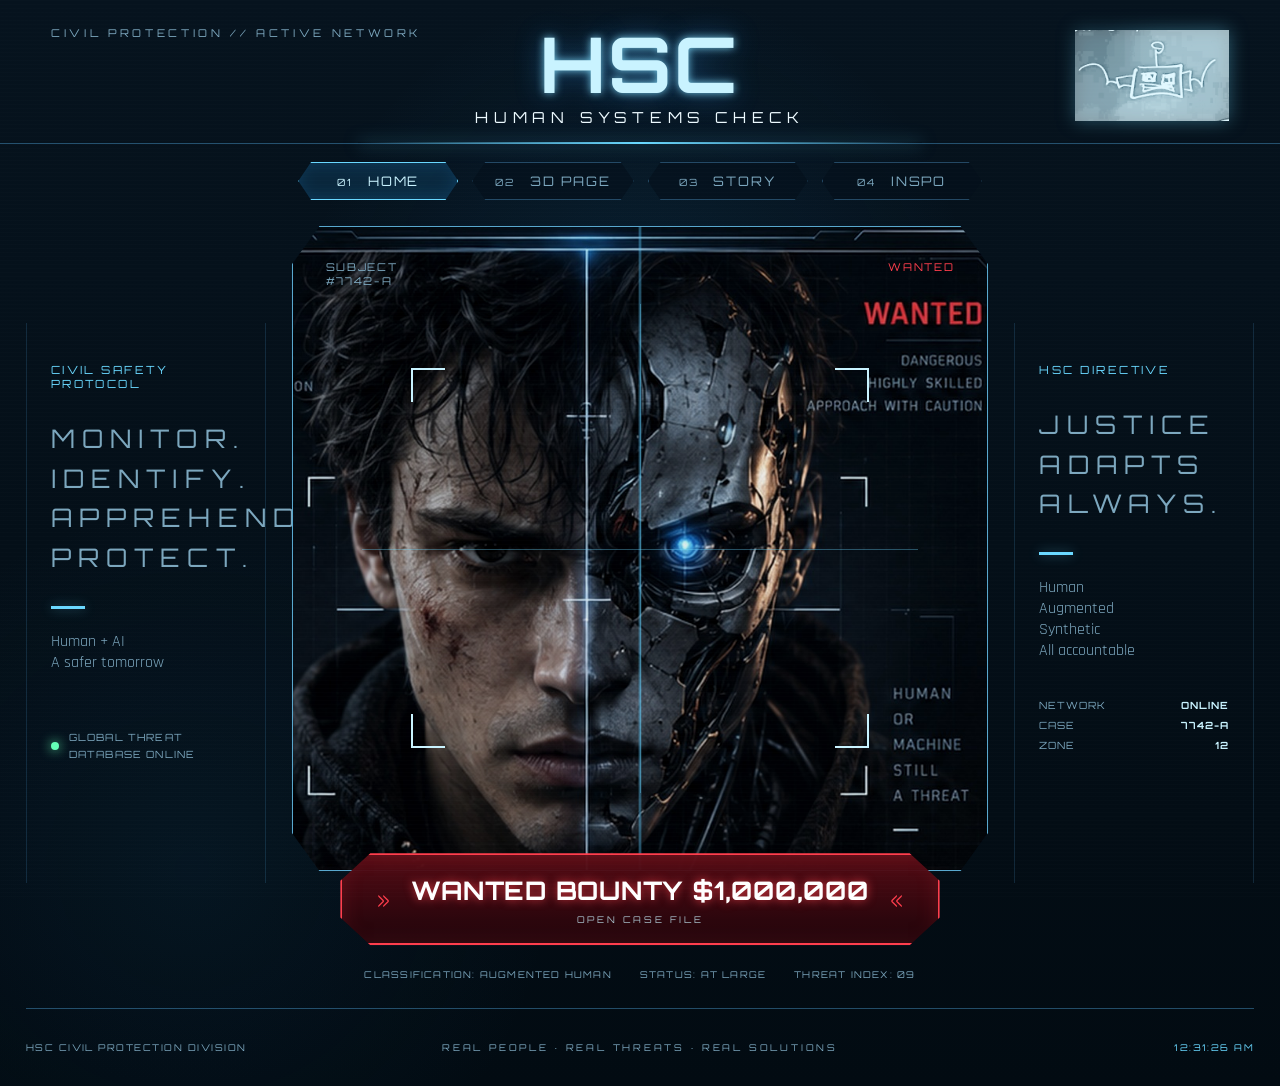
<file: index.html>
<!doctype html>
<html lang="en">
<head>
  <meta charset="utf-8" />
  <meta name="viewport" content="width=device-width, initial-scale=1" />
  <meta name="theme-color" content="#06111b" />
  <title>HSC // Human Systems Check</title>
  <link rel="preconnect" href="https://fonts.googleapis.com">
  <link rel="preconnect" href="https://fonts.gstatic.com" crossorigin>
  <link href="https://fonts.googleapis.com/css2?family=Orbitron:wght@400;500;600;700;800&family=Rajdhani:wght@400;500;600;700&display=swap" rel="stylesheet">
  <link rel="stylesheet" href="styles.css" />
</head>
<body class="page page-home">
  <div class="scanlines" aria-hidden="true"></div>
  <div class="grid-overlay" aria-hidden="true"></div>

  <header class="site-header">
    <div class="header-left micro-copy">CIVIL PROTECTION // ACTIVE NETWORK</div>

    <a class="brand" href="index.html" aria-label="HSC home">
      <span class="brand-title">HSC</span>
      <span class="brand-subtitle">Human Systems Check</span>
    </a>

    <img class="robot-logo" src="assets/robot-logo.png" alt="HSC robot logo" />
  </header>

  <nav class="top-nav" aria-label="Primary navigation">
    <a class="nav-chip active" href="index.html"><span>01</span> Home</a>
    <a class="nav-chip" href="model.html"><span>02</span> 3D Page</a>
    <a class="nav-chip" href="story.html"><span>03</span> Story</a>
    <a class="nav-chip" href="inspo.html"><span>04</span> INSPO</a>
  </nav>

  <main class="home-shell">
    <aside class="side-panel left-panel">
      <p class="panel-kicker">CIVIL SAFETY PROTOCOL</p>
      <h2>Monitor.<br>Identify.<br>Apprehend.<br>Protect.</h2>
      <div class="divider"></div>
      <p>Human + AI<br>A safer tomorrow</p>
      <div class="status-block">
        <span class="status-dot"></span>
        <span>GLOBAL THREAT DATABASE ONLINE</span>
      </div>
    </aside>

    <section class="subject-zone" aria-labelledby="wanted-title">
      <div class="hud-label hud-label-left">SUBJECT<br>#7742-A</div>
      <div class="hud-label hud-label-right danger">WANTED</div>

      <a class="portrait-link" href="model.html" aria-label="Open interactive Babylon.js 3D subject viewer">
        <div class="portrait-frame">
          <img src="assets/subject-portrait.jpg" alt="Fictional half-human, half-AI wanted subject" />
          <span class="corner c1"></span><span class="corner c2"></span>
          <span class="corner c3"></span><span class="corner c4"></span>
          <div class="crosshair crosshair-x"></div>
          <div class="crosshair crosshair-y"></div>
          <div class="portrait-hover">OPEN 3D SUBJECT VIEWER</div>
        </div>
      </a>

      <a id="wanted-title" class="bounty-button" href="story.html">
        <span class="chev">»</span>
        <span>
          <strong>WANTED BOUNTY $1,000,000</strong>
          <small>OPEN CASE FILE</small>
        </span>
        <span class="chev">«</span>
      </a>

      <div class="subject-meta">
        <span>CLASSIFICATION: AUGMENTED HUMAN</span>
        <span>STATUS: AT LARGE</span>
        <span>THREAT INDEX: 09</span>
      </div>
    </section>

    <aside class="side-panel right-panel">
      <p class="panel-kicker">HSC DIRECTIVE</p>
      <h2>Justice<br>Adapts<br>Always.</h2>
      <div class="divider"></div>
      <p>Human<br>Augmented<br>Synthetic<br>All accountable</p>
      <div class="mini-readout">
        <span>NETWORK</span><strong>ONLINE</strong>
        <span>CASE</span><strong>7742-A</strong>
        <span>ZONE</span><strong>12</strong>
      </div>
    </aside>
  </main>

  <footer class="site-footer">
    <span>HSC CIVIL PROTECTION DIVISION</span>
    <span class="footer-motto">REAL PEOPLE · REAL THREATS · REAL SOLUTIONS</span>
    <span id="clock">--:--:--</span>
  </footer>

  <script src="app.js"></script>
</body>
</html>
</file>
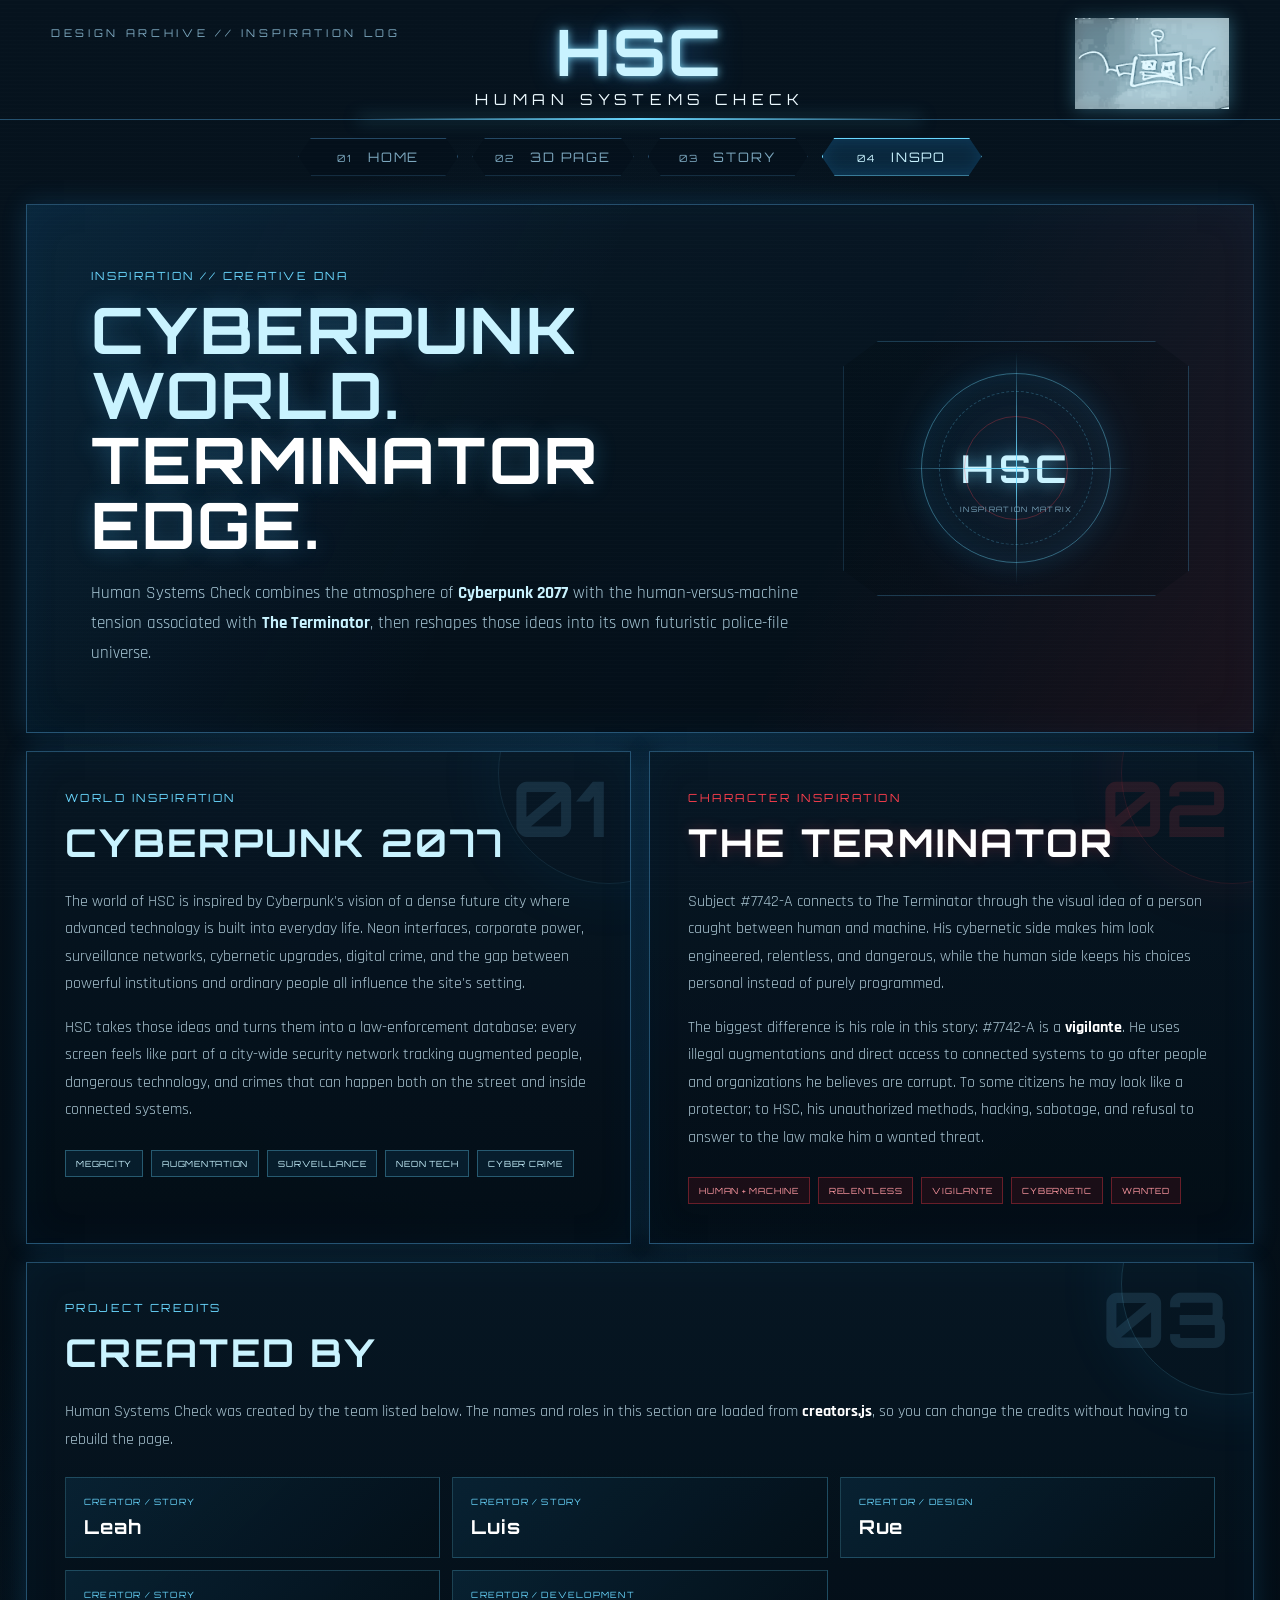
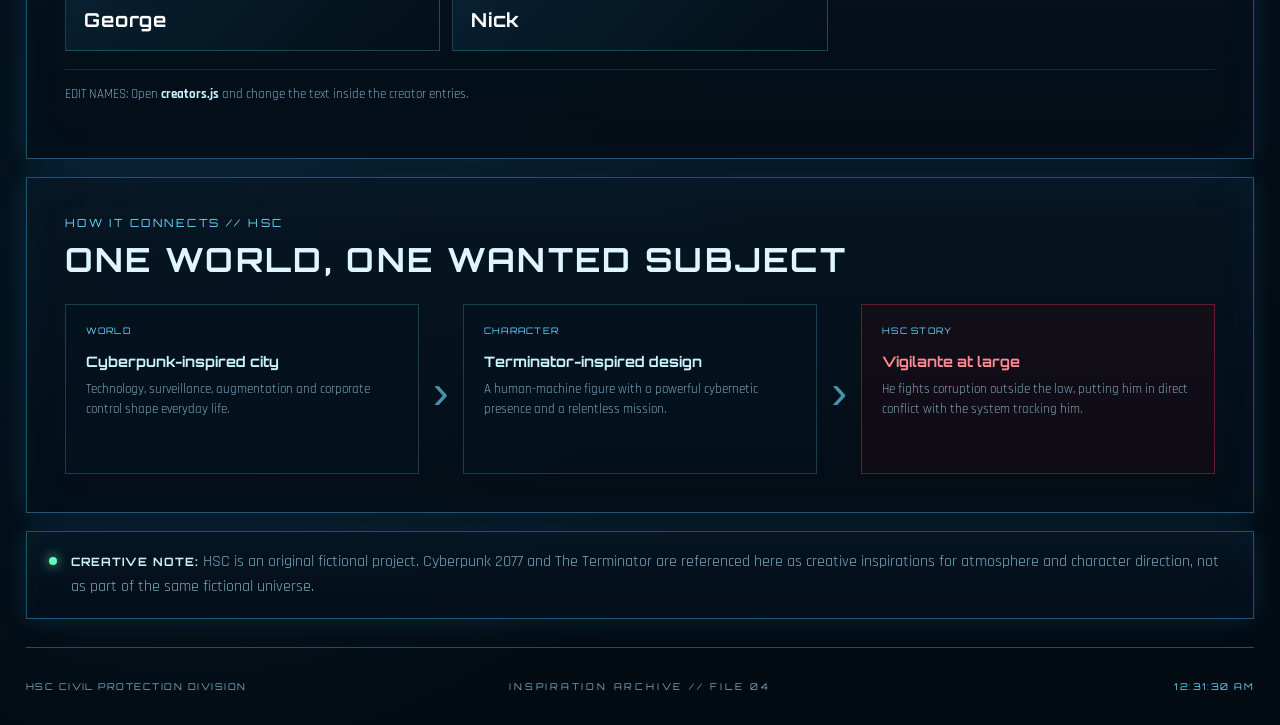
<file: inspo.html>
<!doctype html>
<html lang="en">
<head>
  <meta charset="utf-8" />
  <meta name="viewport" content="width=device-width, initial-scale=1" />
  <meta name="theme-color" content="#06111b" />
  <title>HSC // Inspiration</title>
  <link rel="preconnect" href="https://fonts.googleapis.com">
  <link rel="preconnect" href="https://fonts.gstatic.com" crossorigin>
  <link href="https://fonts.googleapis.com/css2?family=Orbitron:wght@400;500;600;700;800&family=Rajdhani:wght@400;500;600;700&display=swap" rel="stylesheet">
  <link rel="stylesheet" href="styles.css" />
</head>
<body class="page page-inspo">
  <div class="scanlines" aria-hidden="true"></div>
  <div class="grid-overlay" aria-hidden="true"></div>

  <header class="site-header compact">
    <div class="header-left micro-copy">DESIGN ARCHIVE // INSPIRATION LOG</div>
    <a class="brand" href="index.html" aria-label="HSC home">
      <span class="brand-title">HSC</span>
      <span class="brand-subtitle">Human Systems Check</span>
    </a>
    <img class="robot-logo" src="assets/robot-logo.png" alt="HSC robot logo" />
  </header>

  <nav class="top-nav" aria-label="Primary navigation">
    <a class="nav-chip" href="index.html"><span>01</span> Home</a>
    <a class="nav-chip" href="model.html"><span>02</span> 3D Page</a>
    <a class="nav-chip" href="story.html"><span>03</span> Story</a>
    <a class="nav-chip active" href="inspo.html"><span>04</span> INSPO</a>
  </nav>

  <main class="inspo-layout">
    <section class="inspo-hero panel-frame">
      <div class="inspo-hero-copy">
        <p class="section-tag">INSPIRATION // CREATIVE DNA</p>
        <h1>CYBERPUNK WORLD.<br><span>TERMINATOR EDGE.</span></h1>
        <p class="inspo-lead">
          Human Systems Check combines the atmosphere of <strong>Cyberpunk 2077</strong> with the human-versus-machine tension associated with <strong>The Terminator</strong>, then reshapes those ideas into its own futuristic police-file universe.
        </p>
      </div>
      <div class="inspo-scan-card" aria-hidden="true">
        <div class="scan-core">
          <span class="scan-ring ring-one"></span>
          <span class="scan-ring ring-two"></span>
          <span class="scan-cross horizontal"></span>
          <span class="scan-cross vertical"></span>
          <strong>HSC</strong>
          <small>INSPIRATION MATRIX</small>
        </div>
      </div>
    </section>

    <section class="inspo-grid">
      <article class="inspo-card panel-frame cyberpunk-card">
        <div class="inspo-number">01</div>
        <p class="section-tag">WORLD INSPIRATION</p>
        <h2>CYBERPUNK 2077</h2>
        <p>
          The world of HSC is inspired by Cyberpunk's vision of a dense future city where advanced technology is built into everyday life. Neon interfaces, corporate power, surveillance networks, cybernetic upgrades, digital crime, and the gap between powerful institutions and ordinary people all influence the site's setting.
        </p>
        <p>
          HSC takes those ideas and turns them into a law-enforcement database: every screen feels like part of a city-wide security network tracking augmented people, dangerous technology, and crimes that can happen both on the street and inside connected systems.
        </p>
        <div class="inspo-tags" aria-label="Cyberpunk inspiration themes">
          <span>MEGACITY</span><span>AUGMENTATION</span><span>SURVEILLANCE</span><span>NEON TECH</span><span>CYBER CRIME</span>
        </div>
      </article>

      <article class="inspo-card panel-frame terminator-card">
        <div class="inspo-number">02</div>
        <p class="section-tag danger">CHARACTER INSPIRATION</p>
        <h2>THE TERMINATOR</h2>
        <p>
          Subject #7742-A connects to The Terminator through the visual idea of a person caught between human and machine. His cybernetic side makes him look engineered, relentless, and dangerous, while the human side keeps his choices personal instead of purely programmed.
        </p>
        <p>
          The biggest difference is his role in this story: #7742-A is a <strong>vigilante</strong>. He uses illegal augmentations and direct access to connected systems to go after people and organizations he believes are corrupt. To some citizens he may look like a protector; to HSC, his unauthorized methods, hacking, sabotage, and refusal to answer to the law make him a wanted threat.
        </p>
        <div class="inspo-tags red-tags" aria-label="Terminator inspiration themes">
          <span>HUMAN + MACHINE</span><span>RELENTLESS</span><span>VIGILANTE</span><span>CYBERNETIC</span><span>WANTED</span>
        </div>
      </article>

      <article class="inspo-card panel-frame creators-card">
        <div class="inspo-number">03</div>
        <p class="section-tag">PROJECT CREDITS</p>
        <h2>CREATED BY</h2>
        <p>
          Human Systems Check was created by the team listed below. The names and roles in this section are loaded from <strong>creators.js</strong>, so you can change the credits without having to rebuild the page.
        </p>
        <div id="creator-list" class="creator-list" aria-label="Project creators"></div>
        <p class="creator-edit-note">EDIT NAMES: Open <strong>creators.js</strong> and change the text inside the creator entries.</p>
      </article>
    </section>

    <section class="connection-panel panel-frame">
      <div>
        <p class="section-tag">HOW IT CONNECTS // HSC</p>
        <h2>ONE WORLD, ONE WANTED SUBJECT</h2>
      </div>
      <div class="connection-flow">
        <div class="flow-node">
          <span>WORLD</span>
          <strong>Cyberpunk-inspired city</strong>
          <small>Technology, surveillance, augmentation and corporate control shape everyday life.</small>
        </div>
        <div class="flow-arrow">›</div>
        <div class="flow-node">
          <span>CHARACTER</span>
          <strong>Terminator-inspired design</strong>
          <small>A human-machine figure with a powerful cybernetic presence and a relentless mission.</small>
        </div>
        <div class="flow-arrow">›</div>
        <div class="flow-node alert-node">
          <span>HSC STORY</span>
          <strong>Vigilante at large</strong>
          <small>He fights corruption outside the law, putting him in direct conflict with the system tracking him.</small>
        </div>
      </div>
    </section>

    <section class="inspo-disclaimer panel-frame">
      <span class="status-dot"></span>
      <p><strong>CREATIVE NOTE:</strong> HSC is an original fictional project. Cyberpunk 2077 and The Terminator are referenced here as creative inspirations for atmosphere and character direction, not as part of the same fictional universe.</p>
    </section>
  </main>

  <footer class="site-footer">
    <span>HSC CIVIL PROTECTION DIVISION</span>
    <span class="footer-motto">INSPIRATION ARCHIVE // FILE 04</span>
    <span id="clock">--:--:--</span>
  </footer>

  <script src="creators.js"></script>
  <script src="app.js"></script>
</body>
</html>
</file>
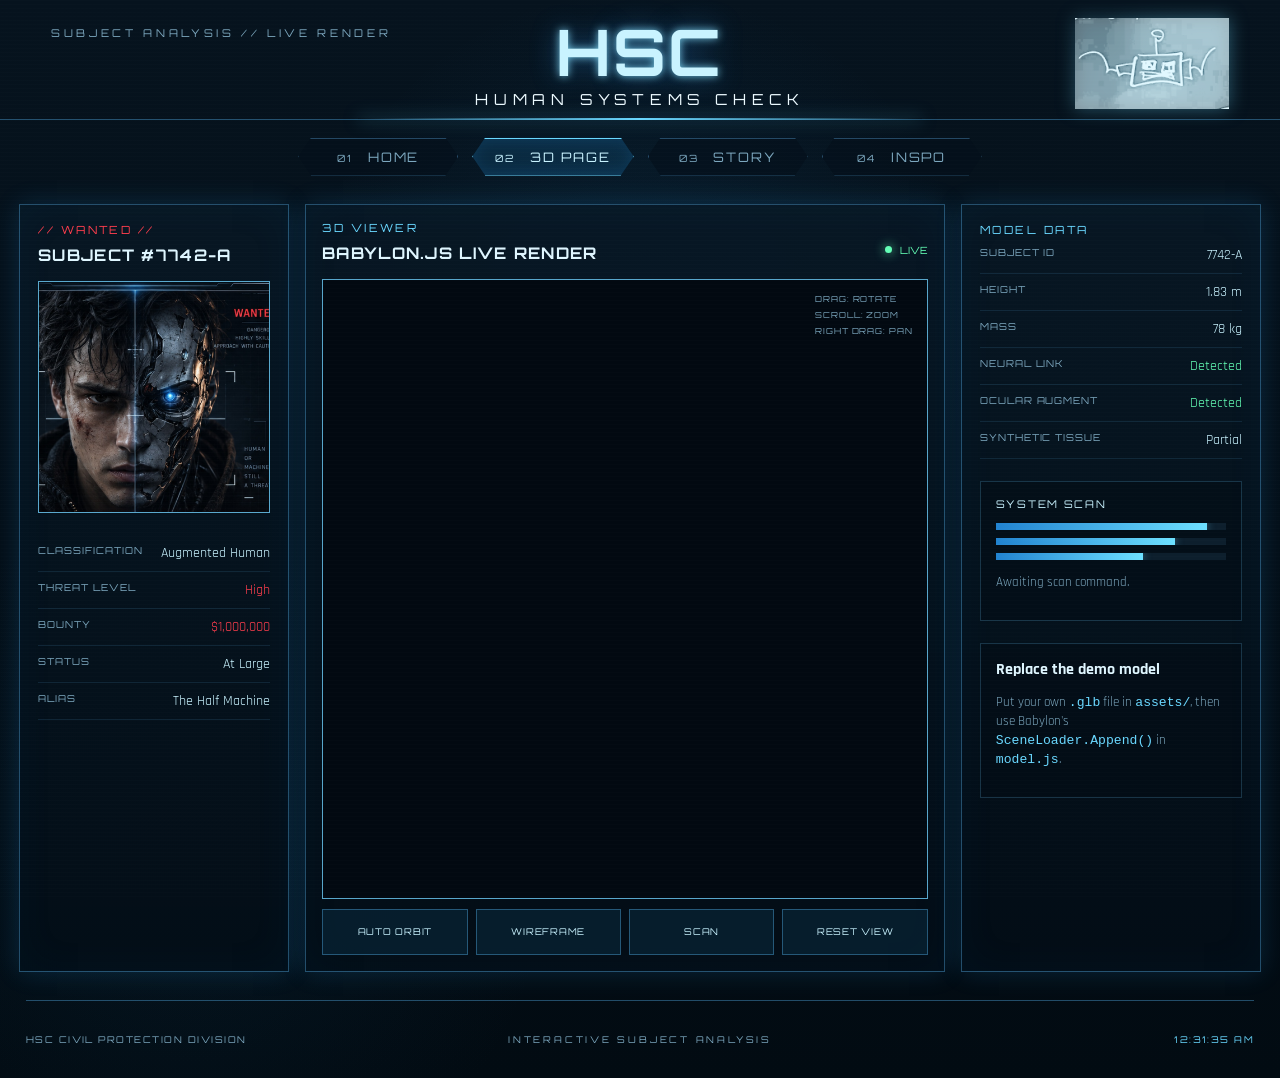
<file: model.html>
<!doctype html>
<html lang="en">
<head>
  <meta charset="utf-8" />
  <meta name="viewport" content="width=device-width, initial-scale=1" />
  <meta name="theme-color" content="#06111b" />
  <title>HSC // 3D Subject Viewer</title>
  <link rel="preconnect" href="https://fonts.googleapis.com">
  <link rel="preconnect" href="https://fonts.gstatic.com" crossorigin>
  <link href="https://fonts.googleapis.com/css2?family=Orbitron:wght@400;500;600;700;800&family=Rajdhani:wght@400;500;600;700&display=swap" rel="stylesheet">
  <link rel="stylesheet" href="styles.css" />
</head>
<body class="page page-model">
  <div class="scanlines" aria-hidden="true"></div>
  <div class="grid-overlay" aria-hidden="true"></div>

  <header class="site-header compact">
    <div class="header-left micro-copy">SUBJECT ANALYSIS // LIVE RENDER</div>
    <a class="brand" href="index.html">
      <span class="brand-title">HSC</span>
      <span class="brand-subtitle">Human Systems Check</span>
    </a>
    <img class="robot-logo" src="assets/robot-logo.png" alt="HSC robot logo" />
  </header>

  <nav class="top-nav" aria-label="Primary navigation">
    <a class="nav-chip" href="index.html"><span>01</span> Home</a>
    <a class="nav-chip active" href="model.html"><span>02</span> 3D Page</a>
    <a class="nav-chip" href="story.html"><span>03</span> Story</a>
    <a class="nav-chip" href="inspo.html"><span>04</span> INSPO</a>
  </nav>

  <main class="model-layout">
    <aside class="data-panel wanted-panel">
      <p class="section-tag danger">// WANTED //</p>
      <h1>SUBJECT #7742-A</h1>
      <img class="small-portrait" src="assets/subject-portrait.jpg" alt="Subject 7742-A" />
      <dl class="spec-list">
        <div><dt>Classification</dt><dd>Augmented Human</dd></div>
        <div><dt>Threat Level</dt><dd class="danger">High</dd></div>
        <div><dt>Bounty</dt><dd class="danger">$1,000,000</dd></div>
        <div><dt>Status</dt><dd>At Large</dd></div>
        <div><dt>Alias</dt><dd>The Half Machine</dd></div>
      </dl>
    </aside>

    <section class="viewer-panel">
      <div class="viewer-heading">
        <div>
          <p class="section-tag">3D VIEWER</p>
          <h1>BABYLON.JS LIVE RENDER</h1>
        </div>
        <div class="live-pill"><span></span> LIVE</div>
      </div>

      <div class="canvas-wrap">
        <canvas id="renderCanvas" aria-label="Interactive Babylon.js 3D model viewer"></canvas>
        <div class="canvas-help">
          <span>DRAG: ROTATE</span>
          <span>SCROLL: ZOOM</span>
          <span>RIGHT DRAG: PAN</span>
        </div>
        <div class="scan-bar" aria-hidden="true"></div>
      </div>

      <div class="viewer-controls">
        <button type="button" data-action="orbit">AUTO ORBIT</button>
        <button type="button" data-action="wireframe">WIREFRAME</button>
        <button type="button" data-action="scan">SCAN</button>
        <button type="button" data-action="reset">RESET VIEW</button>
      </div>
    </section>

    <aside class="data-panel diagnostics-panel">
      <p class="section-tag">MODEL DATA</p>
      <dl class="spec-list">
        <div><dt>Subject ID</dt><dd>7742-A</dd></div>
        <div><dt>Height</dt><dd>1.83 m</dd></div>
        <div><dt>Mass</dt><dd>78 kg</dd></div>
        <div><dt>Neural Link</dt><dd class="success">Detected</dd></div>
        <div><dt>Ocular Augment</dt><dd class="success">Detected</dd></div>
        <div><dt>Synthetic Tissue</dt><dd>Partial</dd></div>
      </dl>

      <div class="diagnostic-box">
        <div class="diag-title">SYSTEM SCAN</div>
        <div class="meter"><span style="width: 92%"></span></div>
        <div class="meter"><span style="width: 78%"></span></div>
        <div class="meter"><span style="width: 64%"></span></div>
        <p id="scanText">Awaiting scan command.</p>
      </div>

      <div class="model-note">
        <strong>Replace the demo model</strong>
        <p>Put your own <code>.glb</code> file in <code>assets/</code>, then use Babylon's <code>SceneLoader.Append()</code> in <code>model.js</code>.</p>
      </div>
    </aside>
  </main>

  <footer class="site-footer">
    <span>HSC CIVIL PROTECTION DIVISION</span>
    <span class="footer-motto">INTERACTIVE SUBJECT ANALYSIS</span>
    <span id="clock">--:--:--</span>
  </footer>

  <script src="https://cdn.babylonjs.com/babylon.js"></script>
  <script src="app.js"></script>
  <script src="model.js"></script>
</body>
</html>
</file>
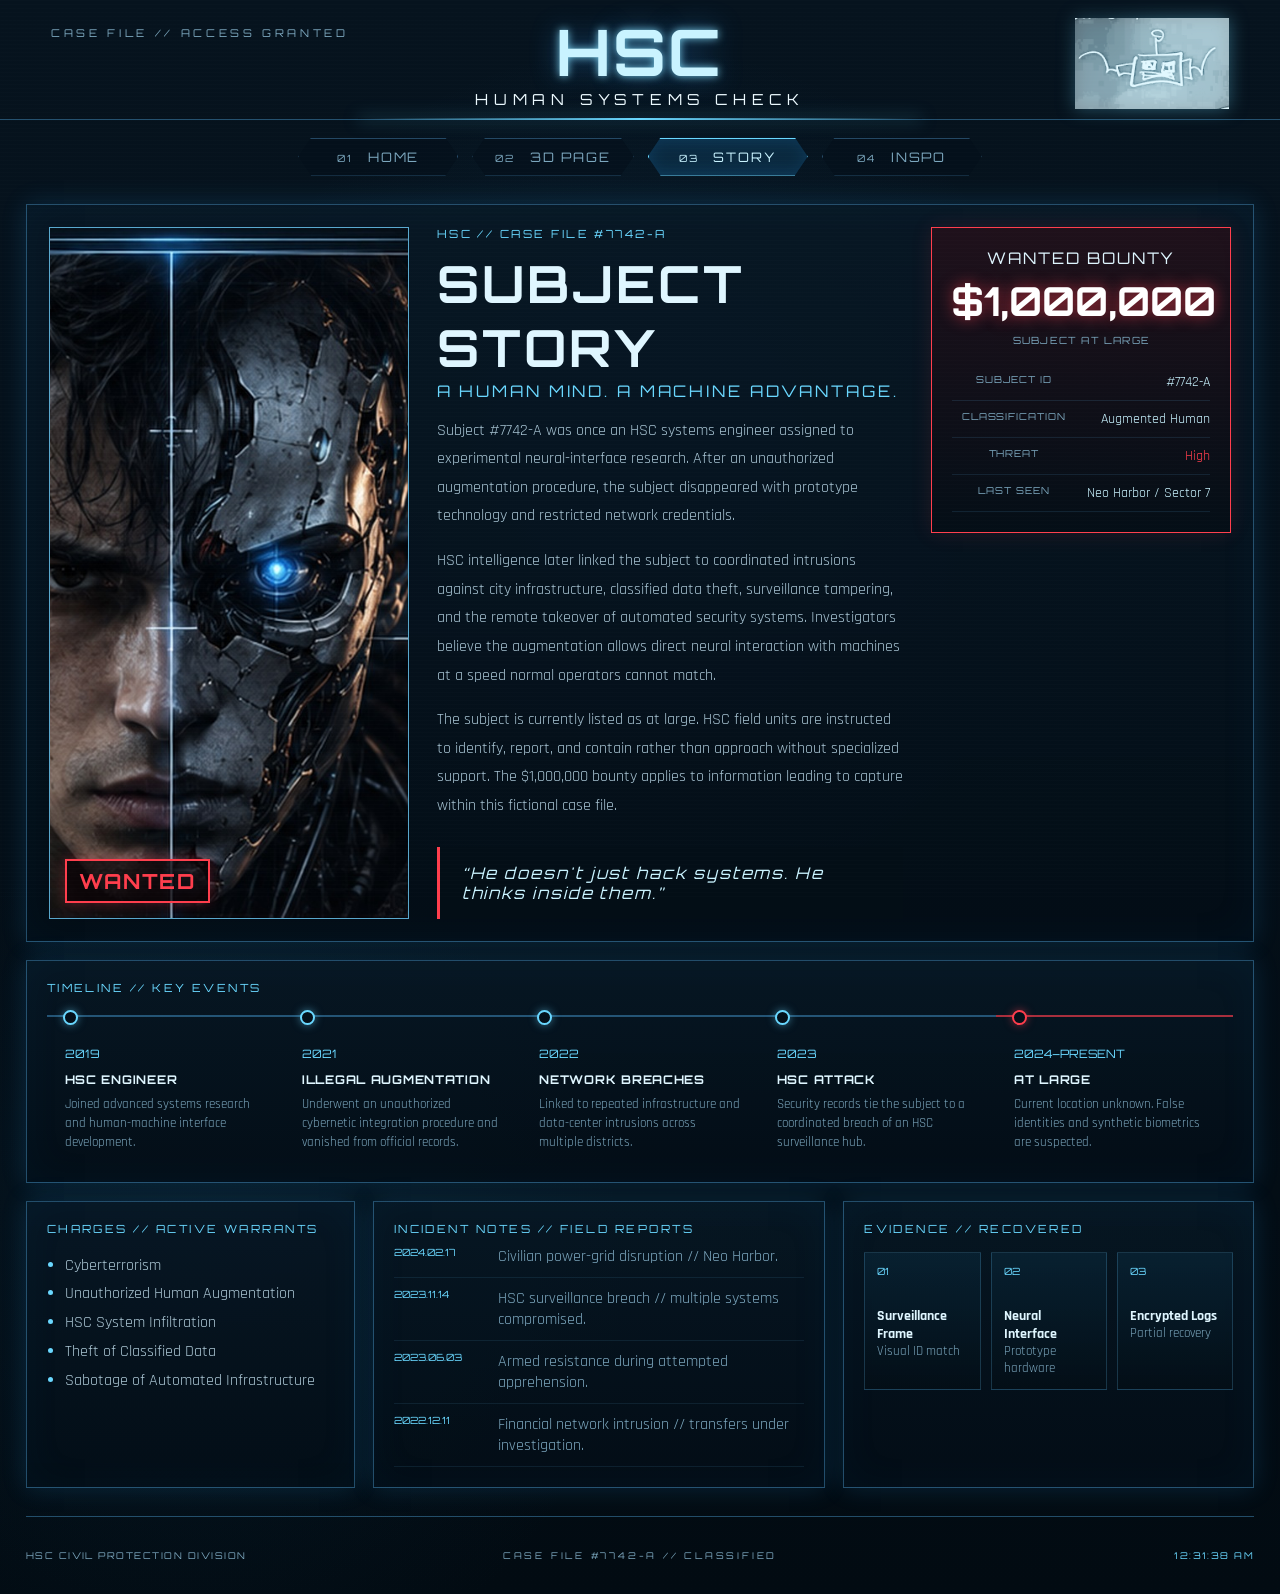
<file: story.html>
<!doctype html>
<html lang="en">
<head>
  <meta charset="utf-8" />
  <meta name="viewport" content="width=device-width, initial-scale=1" />
  <meta name="theme-color" content="#06111b" />
  <title>HSC // Subject Story</title>
  <link rel="preconnect" href="https://fonts.googleapis.com">
  <link rel="preconnect" href="https://fonts.gstatic.com" crossorigin>
  <link href="https://fonts.googleapis.com/css2?family=Orbitron:wght@400;500;600;700;800&family=Rajdhani:wght@400;500;600;700&display=swap" rel="stylesheet">
  <link rel="stylesheet" href="styles.css" />
</head>
<body class="page page-story">
  <div class="scanlines" aria-hidden="true"></div>
  <div class="grid-overlay" aria-hidden="true"></div>

  <header class="site-header compact">
    <div class="header-left micro-copy">CASE FILE // ACCESS GRANTED</div>
    <a class="brand" href="index.html">
      <span class="brand-title">HSC</span>
      <span class="brand-subtitle">Human Systems Check</span>
    </a>
    <img class="robot-logo" src="assets/robot-logo.png" alt="HSC robot logo" />
  </header>

  <nav class="top-nav" aria-label="Primary navigation">
    <a class="nav-chip" href="index.html"><span>01</span> Home</a>
    <a class="nav-chip" href="model.html"><span>02</span> 3D Page</a>
    <a class="nav-chip active" href="story.html"><span>03</span> Story</a>
    <a class="nav-chip" href="inspo.html"><span>04</span> INSPO</a>
  </nav>

  <main class="story-layout">
    <section class="story-hero panel-frame">
      <div class="story-photo-wrap">
        <img src="assets/subject-portrait.jpg" alt="Subject 7742-A" />
        <span class="wanted-stamp">WANTED</span>
      </div>

      <article class="case-copy">
        <p class="section-tag">HSC // CASE FILE #7742-A</p>
        <h1>SUBJECT STORY</h1>
        <p class="lead">A human mind. A machine advantage.</p>
        <p>
          Subject #7742-A was once an HSC systems engineer assigned to experimental neural-interface research. After an unauthorized augmentation procedure, the subject disappeared with prototype technology and restricted network credentials.
        </p>
        <p>
          HSC intelligence later linked the subject to coordinated intrusions against city infrastructure, classified data theft, surveillance tampering, and the remote takeover of automated security systems. Investigators believe the augmentation allows direct neural interaction with machines at a speed normal operators cannot match.
        </p>
        <p>
          The subject is currently listed as at large. HSC field units are instructed to identify, report, and contain rather than approach without specialized support. The $1,000,000 bounty applies to information leading to capture within this fictional case file.
        </p>

        <blockquote>“He doesn't just hack systems. He thinks inside them.”</blockquote>
      </article>

      <aside class="bounty-card">
        <span>WANTED BOUNTY</span>
        <strong>$1,000,000</strong>
        <small>SUBJECT AT LARGE</small>
        <dl class="spec-list">
          <div><dt>Subject ID</dt><dd>#7742-A</dd></div>
          <div><dt>Classification</dt><dd>Augmented Human</dd></div>
          <div><dt>Threat</dt><dd class="danger">High</dd></div>
          <div><dt>Last Seen</dt><dd>Neo Harbor / Sector 7</dd></div>
        </dl>
      </aside>
    </section>

    <section class="timeline panel-frame">
      <div class="section-heading">
        <p class="section-tag">TIMELINE // KEY EVENTS</p>
      </div>
      <div class="timeline-grid">
        <article><span>2019</span><h3>HSC ENGINEER</h3><p>Joined advanced systems research and human-machine interface development.</p></article>
        <article><span>2021</span><h3>ILLEGAL AUGMENTATION</h3><p>Underwent an unauthorized cybernetic integration procedure and vanished from official records.</p></article>
        <article><span>2022</span><h3>NETWORK BREACHES</h3><p>Linked to repeated infrastructure and data-center intrusions across multiple districts.</p></article>
        <article><span>2023</span><h3>HSC ATTACK</h3><p>Security records tie the subject to a coordinated breach of an HSC surveillance hub.</p></article>
        <article><span>2024–PRESENT</span><h3>AT LARGE</h3><p>Current location unknown. False identities and synthetic biometrics are suspected.</p></article>
      </div>
    </section>

    <section class="records-grid">
      <article class="record-card panel-frame">
        <p class="section-tag">CHARGES // ACTIVE WARRANTS</p>
        <ul>
          <li>Cyberterrorism</li>
          <li>Unauthorized Human Augmentation</li>
          <li>HSC System Infiltration</li>
          <li>Theft of Classified Data</li>
          <li>Sabotage of Automated Infrastructure</li>
        </ul>
      </article>

      <article class="record-card panel-frame">
        <p class="section-tag">INCIDENT NOTES // FIELD REPORTS</p>
        <div class="incident"><time>2024.02.17</time><span>Civilian power-grid disruption // Neo Harbor.</span></div>
        <div class="incident"><time>2023.11.14</time><span>HSC surveillance breach // multiple systems compromised.</span></div>
        <div class="incident"><time>2023.06.03</time><span>Armed resistance during attempted apprehension.</span></div>
        <div class="incident"><time>2022.12.11</time><span>Financial network intrusion // transfers under investigation.</span></div>
      </article>

      <article class="record-card panel-frame">
        <p class="section-tag">EVIDENCE // RECOVERED</p>
        <div class="evidence-grid">
          <div><span>01</span><strong>Surveillance Frame</strong><small>Visual ID match</small></div>
          <div><span>02</span><strong>Neural Interface</strong><small>Prototype hardware</small></div>
          <div><span>03</span><strong>Encrypted Logs</strong><small>Partial recovery</small></div>
        </div>
      </article>
    </section>
  </main>

  <footer class="site-footer">
    <span>HSC CIVIL PROTECTION DIVISION</span>
    <span class="footer-motto">CASE FILE #7742-A // CLASSIFIED</span>
    <span id="clock">--:--:--</span>
  </footer>

  <script src="app.js"></script>
</body>
</html>
</file>
<file: styles.css>
:root {
  --bg: #04101a;
  --bg-soft: #071a29;
  --panel: rgba(5, 20, 32, 0.82);
  --panel-strong: rgba(3, 14, 24, 0.95);
  --line: rgba(92, 190, 255, 0.36);
  --line-strong: rgba(113, 211, 255, 0.78);
  --cyan: #6ad8ff;
  --cyan-bright: #c9f3ff;
  --blue: #249dff;
  --red: #ff3e4d;
  --red-soft: rgba(255, 62, 77, 0.18);
  --green: #64ffb6;
  --text: #dff6ff;
  --muted: #7ca7be;
  --shadow: 0 0 24px rgba(47, 171, 255, 0.16);
}

* { box-sizing: border-box; }
html { min-height: 100%; background: var(--bg); }
body {
  margin: 0;
  min-height: 100vh;
  color: var(--text);
  font-family: "Rajdhani", system-ui, sans-serif;
  background:
    radial-gradient(circle at 50% 30%, rgba(28, 126, 194, 0.12), transparent 34%),
    radial-gradient(circle at 15% 80%, rgba(21, 86, 127, 0.12), transparent 26%),
    linear-gradient(180deg, #06131e 0%, #020b12 100%);
  overflow-x: hidden;
}

body::before {
  content: "";
  position: fixed;
  inset: 0;
  pointer-events: none;
  background:
    linear-gradient(90deg, transparent 49.8%, rgba(88, 186, 255, .06) 50%, transparent 50.2%),
    linear-gradient(0deg, transparent 49.8%, rgba(88, 186, 255, .045) 50%, transparent 50.2%);
  background-size: 120px 120px;
  opacity: .5;
  z-index: -4;
}

a { color: inherit; text-decoration: none; }
button { font: inherit; }

.scanlines {
  position: fixed;
  inset: 0;
  pointer-events: none;
  background: repeating-linear-gradient(to bottom, rgba(255,255,255,.018) 0, rgba(255,255,255,.018) 1px, transparent 1px, transparent 4px);
  mix-blend-mode: screen;
  opacity: .34;
  z-index: 30;
}

.grid-overlay {
  position: fixed;
  inset: 0;
  pointer-events: none;
  background-image:
    linear-gradient(rgba(84, 190, 255, .045) 1px, transparent 1px),
    linear-gradient(90deg, rgba(84, 190, 255, .045) 1px, transparent 1px);
  background-size: 48px 48px;
  mask-image: linear-gradient(to bottom, transparent, black 30%, black 80%, transparent);
  z-index: -3;
}

.site-header {
  position: relative;
  display: grid;
  grid-template-columns: 1fr auto 1fr;
  align-items: center;
  min-height: 144px;
  padding: 18px 4vw 10px;
  border-bottom: 1px solid var(--line);
}

.site-header::after {
  content: "";
  position: absolute;
  bottom: -1px;
  left: 28%;
  right: 28%;
  height: 2px;
  background: linear-gradient(90deg, transparent, var(--cyan), transparent);
  box-shadow: 0 0 16px rgba(106,216,255,.55);
}

.site-header.compact { min-height: 118px; }

.header-left {
  justify-self: start;
  align-self: start;
  padding-top: 8px;
}

.micro-copy {
  color: var(--muted);
  font-family: "Orbitron", sans-serif;
  font-size: .67rem;
  letter-spacing: .34em;
}

.brand {
  display: flex;
  flex-direction: column;
  align-items: center;
  line-height: 1;
  text-transform: uppercase;
}

.brand-title {
  font-family: "Orbitron", sans-serif;
  font-size: clamp(3.2rem, 6vw, 5.8rem);
  font-weight: 700;
  letter-spacing: .04em;
  color: var(--cyan-bright);
  text-shadow: 0 0 8px rgba(132, 223, 255, .85), 0 0 28px rgba(54, 160, 255, .42);
}

.compact .brand-title { font-size: clamp(2.4rem, 5vw, 4rem); }

.brand-subtitle {
  margin-top: 8px;
  font-family: "Orbitron", sans-serif;
  font-size: clamp(.62rem, 1.2vw, .95rem);
  letter-spacing: .38em;
  color: #edfaff;
  white-space: nowrap;
}

.robot-logo {
  justify-self: end;
  width: clamp(96px, 12vw, 160px);
  max-height: 96px;
  object-fit: contain;
  filter: drop-shadow(0 0 9px rgba(108,220,255,.55));
}

.top-nav {
  display: flex;
  justify-content: center;
  gap: 14px;
  flex-wrap: wrap;
  padding: 18px 16px 8px;
}

.nav-chip {
  min-width: 160px;
  padding: 10px 22px;
  border: 1px solid rgba(94, 178, 235, .35);
  clip-path: polygon(8% 0, 92% 0, 100% 50%, 92% 100%, 8% 100%, 0 50%);
  background: rgba(4,16,27,.62);
  color: var(--muted);
  text-align: center;
  text-transform: uppercase;
  font-family: "Orbitron", sans-serif;
  font-size: .82rem;
  letter-spacing: .14em;
  transition: .25s ease;
}

.nav-chip span { display: inline-block; margin-right: 9px; font-size: .62rem; }
.nav-chip:hover, .nav-chip.active {
  color: var(--cyan-bright);
  border-color: var(--cyan);
  background: rgba(17, 70, 105, .42);
  box-shadow: inset 0 0 18px rgba(34,163,255,.18), 0 0 18px rgba(34,163,255,.18);
}

.home-shell {
  width: min(1480px, 96vw);
  margin: 18px auto 0;
  display: grid;
  grid-template-columns: minmax(180px, 240px) minmax(480px, 760px) minmax(180px, 240px);
  gap: 26px;
  align-items: center;
}

.side-panel {
  min-height: 560px;
  padding: 40px 24px;
  border-inline: 1px solid rgba(90,180,240,.16);
  color: var(--muted);
}

.side-panel h2 {
  margin: 28px 0;
  font-family: "Orbitron", sans-serif;
  font-size: clamp(1.2rem, 2vw, 1.8rem);
  font-weight: 400;
  letter-spacing: .28em;
  line-height: 1.55;
  text-transform: uppercase;
}

.panel-kicker, .section-tag {
  margin: 0;
  color: var(--cyan);
  font-family: "Orbitron", sans-serif;
  letter-spacing: .22em;
  font-size: .7rem;
  text-transform: uppercase;
}

.divider {
  width: 34px;
  height: 3px;
  margin: 22px 0;
  background: var(--cyan);
  box-shadow: 0 0 12px rgba(106,216,255,.4);
}

.status-block {
  display: flex;
  gap: 10px;
  align-items: center;
  margin-top: 56px;
  font-family: "Orbitron", sans-serif;
  font-size: .62rem;
  letter-spacing: .12em;
  line-height: 1.7;
}

.status-dot {
  width: 8px;
  height: 8px;
  border-radius: 50%;
  background: var(--green);
  box-shadow: 0 0 12px var(--green);
  flex: 0 0 auto;
}

.mini-readout {
  display: grid;
  grid-template-columns: 1fr 1fr;
  gap: 8px 14px;
  margin-top: 38px;
  font-family: "Orbitron", sans-serif;
  font-size: .62rem;
  letter-spacing: .1em;
}
.mini-readout strong { color: var(--cyan-bright); text-align: right; }

.subject-zone { position: relative; text-align: center; }
.hud-label {
  position: absolute;
  top: 34px;
  z-index: 4;
  color: var(--muted);
  font-family: "Orbitron", sans-serif;
  font-size: .67rem;
  letter-spacing: .16em;
  text-align: left;
}
.hud-label-left { left: 34px; }
.hud-label-right { right: 34px; }
.danger { color: var(--red) !important; }
.success { color: var(--green) !important; }

.portrait-link { display: block; }
.portrait-frame {
  position: relative;
  overflow: hidden;
  aspect-ratio: 1.08 / 1;
  border: 1px solid var(--line-strong);
  background: #06131f;
  box-shadow: var(--shadow), inset 0 0 54px rgba(34,163,255,.08);
  clip-path: polygon(4% 0, 96% 0, 100% 6%, 100% 94%, 96% 100%, 4% 100%, 0 94%, 0 6%);
}

.portrait-frame::after {
  content: "";
  position: absolute;
  inset: 0;
  background: linear-gradient(90deg, transparent 49.7%, rgba(94, 204, 255, .5) 50%, transparent 50.3%);
  pointer-events: none;
}

.portrait-frame img {
  width: 100%;
  height: 100%;
  object-fit: cover;
  object-position: center;
  filter: contrast(1.03) saturate(.9) brightness(.92);
  transition: transform .5s ease, filter .5s ease;
}

.portrait-link:hover img { transform: scale(1.025); filter: contrast(1.08) saturate(1.05) brightness(1); }

.corner { position: absolute; width: 34px; height: 34px; z-index: 3; }
.c1 { top: 22%; left: 17%; border-top: 2px solid var(--cyan-bright); border-left: 2px solid var(--cyan-bright); }
.c2 { top: 22%; right: 17%; border-top: 2px solid var(--cyan-bright); border-right: 2px solid var(--cyan-bright); }
.c3 { bottom: 19%; left: 17%; border-bottom: 2px solid var(--cyan-bright); border-left: 2px solid var(--cyan-bright); }
.c4 { bottom: 19%; right: 17%; border-bottom: 2px solid var(--cyan-bright); border-right: 2px solid var(--cyan-bright); }

.crosshair { position: absolute; z-index: 2; opacity: .35; pointer-events: none; }
.crosshair-x { left: 10%; right: 10%; top: 50%; height: 1px; background: var(--cyan); }
.crosshair-y { top: 12%; bottom: 12%; left: 50%; width: 1px; background: var(--cyan); }

.portrait-hover {
  position: absolute;
  left: 50%;
  bottom: 26px;
  transform: translateX(-50%) translateY(14px);
  z-index: 5;
  padding: 9px 14px;
  border: 1px solid var(--cyan);
  background: rgba(2,10,18,.88);
  color: var(--cyan-bright);
  font-family: "Orbitron", sans-serif;
  font-size: .67rem;
  letter-spacing: .14em;
  opacity: 0;
  transition: .25s ease;
}
.portrait-link:hover .portrait-hover { opacity: 1; transform: translateX(-50%) translateY(0); }

.bounty-button {
  position: relative;
  z-index: 5;
  width: 86%;
  margin: -18px auto 0;
  min-height: 92px;
  display: flex;
  align-items: center;
  justify-content: space-between;
  gap: 18px;
  padding: 14px 34px;
  border: 2px solid var(--red);
  background: linear-gradient(180deg, rgba(87,11,20,.96), rgba(31,4,10,.96));
  clip-path: polygon(5% 0, 95% 0, 100% 30%, 100% 70%, 95% 100%, 5% 100%, 0 70%, 0 30%);
  box-shadow: 0 0 18px rgba(255,62,77,.42), inset 0 0 22px rgba(255,62,77,.16);
  transition: .25s ease;
}
.bounty-button:hover { transform: translateY(-3px); box-shadow: 0 0 32px rgba(255,62,77,.65), inset 0 0 28px rgba(255,62,77,.22); }
.bounty-button strong {
  display: block;
  color: #fff;
  font-family: "Orbitron", sans-serif;
  font-size: clamp(1rem, 2vw, 1.65rem);
  letter-spacing: .03em;
  text-shadow: 0 0 10px rgba(255,70,80,.78);
}
.bounty-button small {
  display: block;
  margin-top: 8px;
  color: #a7bdc8;
  font-family: "Orbitron", sans-serif;
  font-size: .58rem;
  letter-spacing: .28em;
}
.chev { color: var(--red); font-size: 2.2rem; }

.subject-meta {
  display: flex;
  flex-wrap: wrap;
  justify-content: center;
  gap: 18px 28px;
  margin-top: 24px;
  color: var(--muted);
  font-family: "Orbitron", sans-serif;
  font-size: .58rem;
  letter-spacing: .13em;
}

.site-footer {
  width: min(1500px, 96vw);
  margin: 28px auto 0;
  min-height: 78px;
  display: grid;
  grid-template-columns: 1fr auto 1fr;
  align-items: center;
  gap: 18px;
  border-top: 1px solid var(--line);
  color: var(--muted);
  font-family: "Orbitron", sans-serif;
  font-size: .58rem;
  letter-spacing: .16em;
  text-transform: uppercase;
}
.site-footer > :last-child { justify-self: end; color: var(--cyan); }
.footer-motto { justify-self: center; letter-spacing: .3em; }

/* Shared panel styling */
.panel-frame, .data-panel, .viewer-panel {
  border: 1px solid var(--line);
  background: linear-gradient(180deg, rgba(7,23,36,.88), rgba(3,13,22,.9));
  box-shadow: inset 0 0 40px rgba(26,111,167,.05), var(--shadow);
}

/* 3D viewer */
.model-layout {
  width: min(1500px, 97vw);
  margin: 20px auto 0;
  display: grid;
  grid-template-columns: minmax(220px, 270px) minmax(520px, 1fr) minmax(230px, 300px);
  gap: 16px;
  align-items: stretch;
}

.data-panel { padding: 18px; }
.data-panel h1, .viewer-heading h1 {
  margin: 8px 0 16px;
  font-family: "Orbitron", sans-serif;
  font-size: 1rem;
  letter-spacing: .08em;
}

.small-portrait {
  width: 100%;
  aspect-ratio: 1 / 1;
  object-fit: cover;
  border: 1px solid var(--line-strong);
  margin-bottom: 16px;
}

.spec-list { margin: 0; }
.spec-list > div {
  display: grid;
  grid-template-columns: 1fr 1fr;
  gap: 12px;
  padding: 9px 0;
  border-bottom: 1px solid rgba(100,190,240,.12);
}
.spec-list dt {
  color: var(--muted);
  font-family: "Orbitron", sans-serif;
  font-size: .6rem;
  text-transform: uppercase;
  letter-spacing: .1em;
}
.spec-list dd {
  margin: 0;
  color: var(--cyan-bright);
  font-size: .9rem;
  text-align: right;
}

.viewer-panel { padding: 16px; min-width: 0; }
.viewer-heading { display: flex; justify-content: space-between; gap: 20px; align-items: center; }
.live-pill {
  display: flex;
  gap: 8px;
  align-items: center;
  color: var(--green);
  font-family: "Orbitron", sans-serif;
  font-size: .62rem;
}
.live-pill span { width: 7px; height: 7px; border-radius: 50%; background: var(--green); box-shadow: 0 0 11px var(--green); }

.canvas-wrap {
  position: relative;
  height: 620px;
  overflow: hidden;
  border: 1px solid var(--line-strong);
  background: #020911;
}
#renderCanvas { width: 100%; height: 100%; display: block; outline: none; touch-action: none; }
.canvas-help {
  position: absolute;
  right: 14px;
  top: 14px;
  display: grid;
  gap: 6px;
  color: var(--muted);
  font-family: "Orbitron", sans-serif;
  font-size: .52rem;
  letter-spacing: .11em;
  pointer-events: none;
}
.scan-bar {
  position: absolute;
  left: 0; right: 0; top: -4px;
  height: 3px;
  background: linear-gradient(90deg, transparent, var(--cyan), transparent);
  box-shadow: 0 0 20px var(--cyan);
  opacity: 0;
  pointer-events: none;
}
.scan-bar.scanning { opacity: .85; animation: scanner 1.6s linear 2; }
@keyframes scanner { from { top: 0; } to { top: calc(100% - 3px); } }

.viewer-controls { display: grid; grid-template-columns: repeat(4, 1fr); gap: 8px; margin-top: 10px; }
.viewer-controls button {
  min-height: 46px;
  border: 1px solid var(--line);
  background: rgba(8,35,53,.72);
  color: var(--cyan-bright);
  font-family: "Orbitron", sans-serif;
  font-size: .58rem;
  letter-spacing: .08em;
  cursor: pointer;
  transition: .2s ease;
}
.viewer-controls button:hover, .viewer-controls button.active {
  border-color: var(--cyan);
  background: rgba(18,76,113,.8);
  box-shadow: 0 0 14px rgba(61,183,255,.24);
}

.diagnostic-box, .model-note {
  margin-top: 22px;
  padding: 15px;
  border: 1px solid rgba(100,190,240,.22);
  background: rgba(2,12,20,.55);
}
.diag-title {
  margin-bottom: 12px;
  color: var(--cyan-bright);
  font-family: "Orbitron", sans-serif;
  font-size: .66rem;
  letter-spacing: .16em;
}
.meter { height: 7px; margin: 8px 0; background: rgba(98,180,225,.1); overflow: hidden; }
.meter span { display: block; height: 100%; background: linear-gradient(90deg, #2183d0, #6de0ff); box-shadow: 0 0 8px rgba(106,216,255,.5); }
.diagnostic-box p, .model-note p { color: var(--muted); font-size: .82rem; line-height: 1.45; }
.model-note code { color: var(--cyan); }

/* Story */
.story-layout { width: min(1480px, 96vw); margin: 20px auto 0; }
.story-hero {
  display: grid;
  grid-template-columns: minmax(260px, 360px) 1fr minmax(240px, 300px);
  gap: 28px;
  padding: 22px;
}
.story-photo-wrap { position: relative; min-height: 460px; }
.story-photo-wrap img { width: 100%; height: 100%; object-fit: cover; border: 1px solid var(--line-strong); }
.wanted-stamp {
  position: absolute;
  left: 16px;
  bottom: 16px;
  padding: 7px 12px;
  border: 2px solid var(--red);
  color: var(--red);
  font-family: "Orbitron", sans-serif;
  font-weight: 700;
  font-size: 1.3rem;
  letter-spacing: .08em;
  background: rgba(12,3,6,.74);
  box-shadow: 0 0 14px rgba(255,62,77,.3);
}
.case-copy h1 {
  margin: 10px 0 0;
  font-family: "Orbitron", sans-serif;
  font-size: clamp(2rem, 4vw, 3.4rem);
  letter-spacing: .06em;
}
.case-copy .lead { margin-top: 2px; color: var(--cyan); font-family: "Orbitron", sans-serif; letter-spacing: .18em; text-transform: uppercase; }
.case-copy > p:not(.section-tag):not(.lead) { color: #a8c4d3; line-height: 1.75; font-size: 1.02rem; }
.case-copy blockquote {
  margin: 26px 0 0;
  padding: 16px 22px;
  border-left: 3px solid var(--red);
  background: rgba(3,14,23,.72);
  color: var(--cyan-bright);
  font-family: "Orbitron", sans-serif;
  font-style: italic;
  letter-spacing: .12em;
}

.bounty-card {
  align-self: start;
  padding: 20px;
  border: 1px solid var(--red);
  background: linear-gradient(180deg, rgba(62,10,17,.44), rgba(4,14,22,.9));
  text-align: center;
  box-shadow: 0 0 20px rgba(255,62,77,.12);
}
.bounty-card > span, .bounty-card > small { display: block; font-family: "Orbitron", sans-serif; letter-spacing: .12em; }
.bounty-card > strong { display: block; margin: 8px 0; color: white; font-family: "Orbitron", sans-serif; font-size: 2.5rem; text-shadow: 0 0 15px rgba(255,62,77,.6); }
.bounty-card > small { color: var(--muted); font-size: .62rem; margin-bottom: 18px; }

.timeline { margin-top: 18px; padding: 20px; }
.timeline-grid { display: grid; grid-template-columns: repeat(5, 1fr); gap: 0; margin-top: 20px; }
.timeline-grid article {
  position: relative;
  padding: 26px 18px 10px;
  border-top: 2px solid rgba(80,175,235,.42);
}
.timeline-grid article::before {
  content: "";
  position: absolute;
  top: -7px;
  left: 16px;
  width: 11px;
  height: 11px;
  border-radius: 50%;
  background: var(--bg);
  border: 2px solid var(--cyan);
  box-shadow: 0 0 8px rgba(106,216,255,.5);
}
.timeline-grid article:last-child { border-top-color: rgba(255,62,77,.65); }
.timeline-grid article:last-child::before { border-color: var(--red); box-shadow: 0 0 8px rgba(255,62,77,.5); }
.timeline-grid span { color: var(--cyan); font-family: "Orbitron", sans-serif; font-size: .72rem; }
.timeline-grid h3 { margin: 8px 0; font-family: "Orbitron", sans-serif; font-size: .75rem; letter-spacing: .06em; }
.timeline-grid p { margin: 0; color: var(--muted); font-size: .82rem; line-height: 1.45; }

.records-grid { display: grid; grid-template-columns: .8fr 1.1fr 1fr; gap: 18px; margin-top: 18px; }
.record-card { padding: 20px; }
.record-card ul { margin: 16px 0 0; padding-left: 18px; color: #acc7d5; line-height: 1.8; }
.record-card li::marker { color: var(--cyan); }
.incident { display: grid; grid-template-columns: 90px 1fr; gap: 14px; padding: 10px 0; border-bottom: 1px solid rgba(100,190,240,.1); }
.incident time { color: var(--cyan); font-family: "Orbitron", sans-serif; font-size: .62rem; }
.incident span { color: var(--muted); }
.evidence-grid { display: grid; grid-template-columns: repeat(3, 1fr); gap: 10px; margin-top: 16px; }
.evidence-grid div { min-height: 120px; padding: 12px; border: 1px solid rgba(100,190,240,.22); background: linear-gradient(180deg, rgba(9,37,55,.7), rgba(3,14,22,.8)); }
.evidence-grid span, .evidence-grid strong, .evidence-grid small { display: block; }
.evidence-grid span { color: var(--cyan); font-family: "Orbitron", sans-serif; font-size: .62rem; }
.evidence-grid strong { margin-top: 30px; font-size: .9rem; }
.evidence-grid small { color: var(--muted); }

@media (max-width: 1120px) {
  .home-shell { grid-template-columns: 1fr minmax(480px, 700px); }
  .right-panel { display: none; }
  .model-layout { grid-template-columns: 220px 1fr; }
  .diagnostics-panel { grid-column: 1 / -1; }
  .story-hero { grid-template-columns: 280px 1fr; }
  .bounty-card { grid-column: 1 / -1; }
  .records-grid { grid-template-columns: 1fr 1fr; }
  .records-grid > :last-child { grid-column: 1 / -1; }
}

@media (max-width: 780px) {
  .site-header { min-height: 110px; grid-template-columns: 1fr auto; padding-inline: 20px; }
  .header-left { display: none; }
  .brand { justify-self: start; }
  .brand-title { font-size: 2.8rem; }
  .brand-subtitle { font-size: .56rem; letter-spacing: .22em; }
  .robot-logo { width: 92px; }
  .top-nav { gap: 7px; }
  .nav-chip { min-width: 0; flex: 1 1 105px; padding: 9px 12px; font-size: .68rem; }
  .home-shell { display: block; width: min(94vw, 700px); }
  .side-panel { display: none; }
  .hud-label { top: 18px; }
  .portrait-frame { aspect-ratio: .95 / 1; }
  .bounty-button { width: 94%; padding-inline: 18px; }
  .subject-meta { font-size: .51rem; }
  .site-footer { grid-template-columns: 1fr auto; padding: 18px 0; }
  .footer-motto { display: none; }

  .model-layout { display: block; width: 94vw; }
  .data-panel, .viewer-panel { margin-bottom: 14px; }
  .wanted-panel { display: grid; grid-template-columns: 120px 1fr; gap: 12px; }
  .wanted-panel .section-tag, .wanted-panel h1 { grid-column: 1 / -1; }
  .small-portrait { margin: 0; }
  .canvas-wrap { height: 520px; }
  .viewer-controls { grid-template-columns: 1fr 1fr; }

  .story-hero { display: block; }
  .story-photo-wrap { min-height: 420px; margin-bottom: 20px; }
  .bounty-card { margin-top: 20px; }
  .timeline-grid { grid-template-columns: 1fr; }
  .timeline-grid article { border-top: 0; border-left: 2px solid rgba(80,175,235,.42); padding: 12px 12px 20px 24px; }
  .timeline-grid article::before { left: -7px; top: 16px; }
  .records-grid { grid-template-columns: 1fr; }
  .records-grid > :last-child { grid-column: auto; }
}

@media (max-width: 500px) {
  .brand-subtitle { max-width: 230px; white-space: normal; line-height: 1.4; }
  .portrait-hover { display: none; }
  .bounty-button strong { font-size: .92rem; }
  .chev { font-size: 1.5rem; }
  .canvas-wrap { height: 430px; }
  .story-photo-wrap { min-height: 360px; }
  .evidence-grid { grid-template-columns: 1fr; }
}

/* Inspiration page */
.inspo-layout {
  width: min(1480px, 96vw);
  margin: 20px auto 0;
}

.inspo-hero {
  min-height: 360px;
  display: grid;
  grid-template-columns: 1.35fr .65fr;
  gap: 34px;
  align-items: center;
  padding: clamp(28px, 5vw, 66px);
  overflow: hidden;
  position: relative;
}

.inspo-hero::before {
  content: "";
  position: absolute;
  inset: 0;
  pointer-events: none;
  background:
    linear-gradient(115deg, rgba(31, 147, 219, .12), transparent 42%),
    linear-gradient(295deg, rgba(255, 62, 77, .09), transparent 35%);
}

.inspo-hero-copy { position: relative; z-index: 1; }
.inspo-hero h1 {
  margin: 14px 0 20px;
  font-family: "Orbitron", sans-serif;
  font-size: clamp(2.1rem, 5vw, 5rem);
  line-height: 1.02;
  letter-spacing: .035em;
  color: var(--cyan-bright);
  text-shadow: 0 0 22px rgba(77, 190, 255, .28);
}
.inspo-hero h1 span { color: #fff; }
.inspo-lead {
  max-width: 880px;
  margin: 0;
  color: #a9c9d8;
  font-size: clamp(1rem, 1.35vw, 1.18rem);
  line-height: 1.75;
}
.inspo-lead strong { color: var(--cyan-bright); }

.inspo-scan-card {
  position: relative;
  z-index: 1;
  min-height: 255px;
  display: grid;
  place-items: center;
  border: 1px solid rgba(95, 194, 250, .24);
  background: radial-gradient(circle, rgba(26, 118, 174, .16), rgba(2, 11, 18, .3) 65%);
  clip-path: polygon(10% 0, 90% 0, 100% 10%, 100% 90%, 90% 100%, 10% 100%, 0 90%, 0 10%);
}
.scan-core {
  position: relative;
  width: 190px;
  aspect-ratio: 1;
  display: grid;
  place-items: center;
  border: 1px solid rgba(106, 216, 255, .42);
  border-radius: 50%;
  box-shadow: inset 0 0 34px rgba(44, 170, 241, .12), 0 0 26px rgba(42, 163, 235, .13);
}
.scan-core strong {
  font-family: "Orbitron", sans-serif;
  font-size: 2.4rem;
  letter-spacing: .12em;
  color: var(--cyan-bright);
  text-shadow: 0 0 15px rgba(106, 216, 255, .6);
}
.scan-core small {
  position: absolute;
  bottom: 48px;
  font-family: "Orbitron", sans-serif;
  font-size: .46rem;
  letter-spacing: .18em;
  color: var(--muted);
}
.scan-ring, .scan-cross { position: absolute; pointer-events: none; }
.scan-ring { border-radius: 50%; border: 1px solid rgba(106, 216, 255, .25); }
.ring-one { inset: 17px; border-style: dashed; animation: inspoSpin 13s linear infinite; }
.ring-two { inset: 42px; border-color: rgba(255, 62, 77, .28); animation: inspoSpinReverse 9s linear infinite; }
.scan-cross.horizontal { left: -22px; right: -22px; height: 1px; background: linear-gradient(90deg, transparent, var(--cyan), transparent); }
.scan-cross.vertical { top: -22px; bottom: -22px; width: 1px; background: linear-gradient(180deg, transparent, var(--cyan), transparent); }
@keyframes inspoSpin { to { transform: rotate(360deg); } }
@keyframes inspoSpinReverse { to { transform: rotate(-360deg); } }

.inspo-grid {
  display: grid;
  grid-template-columns: 1fr 1fr;
  gap: 18px;
  margin-top: 18px;
}
.inspo-card {
  position: relative;
  overflow: hidden;
  min-height: 440px;
  padding: clamp(24px, 3vw, 42px);
}
.inspo-card::after {
  content: "";
  position: absolute;
  width: 220px;
  height: 220px;
  right: -90px;
  top: -90px;
  border-radius: 50%;
  border: 1px solid rgba(106, 216, 255, .1);
  box-shadow: 0 0 70px rgba(28, 142, 210, .08);
}
.terminator-card::after { border-color: rgba(255, 62, 77, .12); box-shadow: 0 0 70px rgba(255, 62, 77, .07); }
.creators-card {
  grid-column: 1 / -1;
  min-height: 0;
}
.creators-card::after {
  border-color: rgba(106, 216, 255, .16);
  box-shadow: 0 0 70px rgba(45, 178, 255, .1);
}
.creators-card h2 { color: var(--cyan-bright); }
.creator-list {
  position: relative;
  z-index: 1;
  display: grid;
  grid-template-columns: repeat(3, minmax(0, 1fr));
  gap: 12px;
  margin-top: 24px;
}
.creator-entry {
  padding: 18px;
  border: 1px solid rgba(106, 216, 255, .24);
  background: linear-gradient(135deg, rgba(9, 39, 58, .72), rgba(3, 15, 24, .78));
}
.creator-entry span, .creator-entry strong { display: block; }
.creator-entry span {
  color: var(--cyan);
  font-family: "Orbitron", sans-serif;
  font-size: .54rem;
  letter-spacing: .14em;
}
.creator-entry strong {
  margin-top: 8px;
  color: #fff;
  font-family: "Orbitron", sans-serif;
  font-size: clamp(.9rem, 1.8vw, 1.2rem);
  letter-spacing: .045em;
}
.creator-edit-note {
  margin-top: 18px !important;
  padding-top: 14px;
  border-top: 1px solid rgba(106, 216, 255, .14);
  color: var(--muted) !important;
  font-size: .82rem !important;
}
.creator-edit-note strong { color: var(--cyan-bright) !important; }
.inspo-number {
  position: absolute;
  top: 18px;
  right: 24px;
  color: rgba(125, 210, 255, .13);
  font-family: "Orbitron", sans-serif;
  font-size: 4.8rem;
  font-weight: 700;
  line-height: 1;
}
.terminator-card .inspo-number { color: rgba(255, 62, 77, .12); }
.inspo-card h2 {
  margin: 13px 0 22px;
  font-family: "Orbitron", sans-serif;
  font-size: clamp(1.5rem, 3vw, 2.6rem);
  letter-spacing: .06em;
}
.cyberpunk-card h2 { color: var(--cyan-bright); }
.terminator-card h2 { color: #fff; text-shadow: 0 0 14px rgba(255, 62, 77, .22); }
.inspo-card > p:not(.section-tag) {
  position: relative;
  z-index: 1;
  color: #a9c4d1;
  font-size: 1rem;
  line-height: 1.72;
}
.inspo-card > p strong { color: #fff; }
.inspo-tags { display: flex; flex-wrap: wrap; gap: 8px; margin-top: 26px; }
.inspo-tags span {
  padding: 7px 10px;
  border: 1px solid rgba(106, 216, 255, .32);
  background: rgba(13, 56, 82, .34);
  color: var(--cyan-bright);
  font-family: "Orbitron", sans-serif;
  font-size: .53rem;
  letter-spacing: .09em;
}
.red-tags span { border-color: rgba(255, 62, 77, .34); background: rgba(76, 14, 23, .32); color: #ff9aa3; }

.connection-panel { margin-top: 18px; padding: clamp(24px, 3vw, 38px); }
.connection-panel h2 {
  margin: 8px 0 24px;
  font-family: "Orbitron", sans-serif;
  font-size: clamp(1.3rem, 2.6vw, 2.25rem);
  letter-spacing: .07em;
}
.connection-flow {
  display: grid;
  grid-template-columns: 1fr auto 1fr auto 1fr;
  gap: 14px;
  align-items: stretch;
}
.flow-node {
  min-height: 170px;
  padding: 20px;
  border: 1px solid rgba(106, 216, 255, .22);
  background: rgba(4, 19, 30, .68);
}
.flow-node span, .flow-node strong, .flow-node small { display: block; }
.flow-node span { color: var(--cyan); font-family: "Orbitron", sans-serif; font-size: .56rem; letter-spacing: .14em; }
.flow-node strong { margin: 16px 0 10px; color: var(--cyan-bright); font-family: "Orbitron", sans-serif; font-size: .9rem; }
.flow-node small { color: var(--muted); font-size: .83rem; line-height: 1.5; }
.alert-node { border-color: rgba(255, 62, 77, .34); background: rgba(47, 8, 14, .3); }
.alert-node strong { color: #ff8994; }
.flow-arrow { display: grid; place-items: center; color: var(--cyan); font-size: 3rem; font-family: "Orbitron", sans-serif; opacity: .65; }

.inspo-disclaimer {
  display: flex;
  gap: 14px;
  align-items: flex-start;
  margin-top: 18px;
  padding: 18px 22px;
}
.inspo-disclaimer .status-dot { margin-top: 7px; }
.inspo-disclaimer p { margin: 0; color: var(--muted); line-height: 1.55; }
.inspo-disclaimer strong { color: var(--cyan-bright); font-family: "Orbitron", sans-serif; font-size: .72rem; letter-spacing: .08em; }

@media (max-width: 900px) {
  .inspo-hero { grid-template-columns: 1fr; }
  .inspo-scan-card { min-height: 220px; }
  .inspo-grid { grid-template-columns: 1fr; }
  .connection-flow { grid-template-columns: 1fr; }
  .creator-list { grid-template-columns: 1fr; }
  .flow-arrow { transform: rotate(90deg); height: 28px; }
}

@media (max-width: 500px) {
  .inspo-hero { padding: 25px 20px; }
  .inspo-card, .connection-panel { padding: 22px 18px; }
  .inspo-number { font-size: 3.5rem; }
  .scan-core { width: 160px; }
}
</file>
